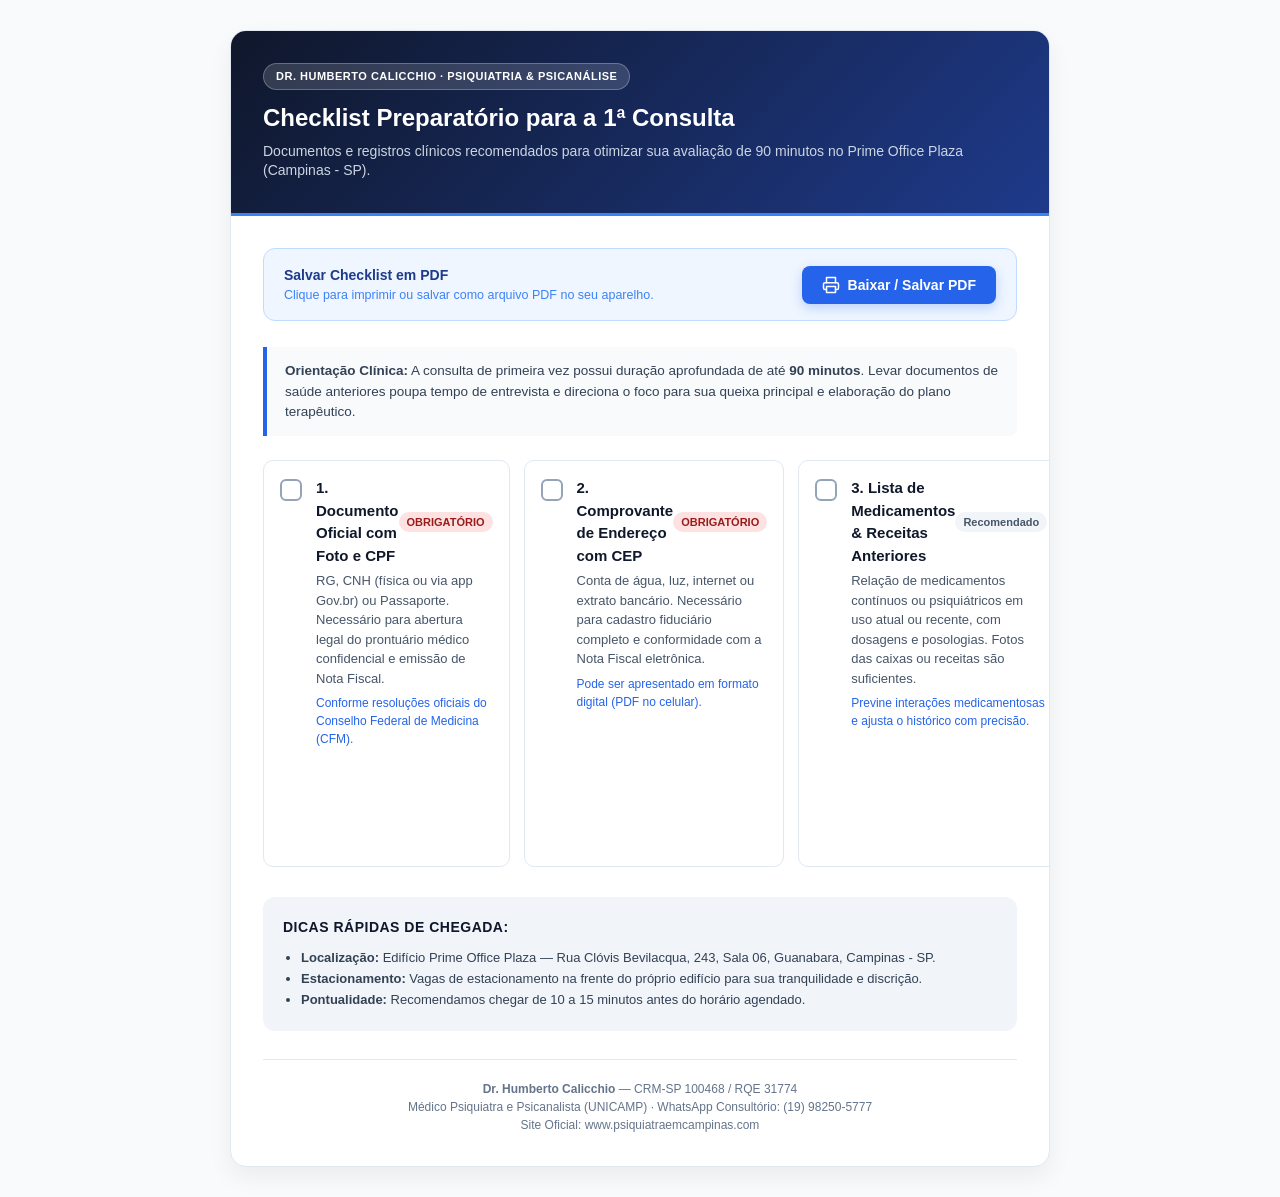
<file: checklist-consulta.html>
<!DOCTYPE html>
<html lang="pt-BR">
<head>
  <link rel="icon" href="/favicon.ico" sizes="any">
  <link rel="icon" type="image/svg+xml" href="/favicon.svg">
  <link rel="icon" type="image/png" sizes="32x32" href="/favicon-32x32.png">
  <link rel="apple-touch-icon" sizes="180x180" href="/apple-touch-icon.png">

  <meta charset="UTF-8">
  <meta name="viewport" content="width=device-width, initial-scale=1.0">
  <title>Checklist de Documentos — Dr. Humberto Calicchio</title>
  <style>
    @media print {
      body { -webkit-print-color-adjust: exact; print-color-adjust: exact; }
      .no-print { display: none !important; }
      .page-break { page-break-before: always; }
    }
    * { box-sizing: border-box; margin: 0; padding: 0; font-family: -apple-system, BlinkMacSystemFont, "Segoe UI", Roboto, Helvetica, Arial, sans-serif; }
    body { background-color: #f8fafc; color: #1e293b; padding: 30px 20px; line-height: 1.5; }
    .container { max-width: 820px; margin: 0 auto; background: #ffffff; border-radius: 16px; box-shadow: 0 10px 25px rgba(0,0,0,0.06); overflow: hidden; border: 1px solid #e2e8f0; }
    
    /* Header */
    .header { background: linear-gradient(135deg, #0f172a 0%, #1e3a8a 100%); color: #ffffff; padding: 32px; border-bottom: 3px solid #3b82f6; }
    .badge { display: inline-block; background: rgba(255,255,255,0.15); border: 1px solid rgba(255,255,255,0.25); padding: 4px 12px; border-radius: 999px; font-size: 11px; font-weight: 600; text-transform: uppercase; letter-spacing: 0.5px; margin-bottom: 10px; }
    h1 { font-size: 24px; font-weight: 700; margin-bottom: 6px; }
    .subtitle { font-size: 14px; color: #cbd5e1; line-height: 1.4; }
    
    /* Content */
    .content { padding: 32px; }
    
    /* Print Bar */
    .print-bar { background: #eff6ff; border: 1px solid #bfdbfe; border-radius: 12px; padding: 16px 20px; display: flex; align-items: center; justify-content: space-between; margin-bottom: 26px; }
    .print-btn { background: #2563eb; color: #ffffff; border: none; padding: 10px 20px; border-radius: 8px; font-size: 14px; font-weight: 600; cursor: pointer; display: inline-flex; align-items: center; gap: 8px; box-shadow: 0 4px 12px rgba(37,99,235,0.25); transition: background 0.2s; }
    .print-btn:hover { background: #1d4ed8; }

    /* Notice box */
    .intro-box { background: #f8fafc; border-left: 4px solid #2563eb; padding: 14px 18px; border-radius: 0 8px 8px 0; margin-bottom: 24px; font-size: 13.5px; color: #334155; }
    
    /* Checklist Items */
    .checklist-grid { display: flex; flex-col; gap: 14px; margin-bottom: 30px; }
    .doc-item { display: flex; align-items: flex-start; gap: 14px; padding: 16px; border: 1px solid #e2e8f0; border-radius: 10px; background: #ffffff; }
    .doc-checkbox { width: 22px; height: 22px; border: 2px solid #94a3b8; border-radius: 6px; margin-top: 2px; shrink-0; display: flex; align-items: center; justify-content: center; }
    .doc-info { flex: 1; }
    .doc-header { display: flex; align-items: center; justify-content: space-between; margin-bottom: 4px; }
    .doc-title { font-weight: 700; font-size: 15px; color: #0f172a; }
    .doc-essential { background: #fee2e2; color: #991b1b; font-size: 11px; font-weight: 700; padding: 2px 8px; border-radius: 999px; text-transform: uppercase; }
    .doc-optional { background: #f1f5f9; color: #475569; font-size: 11px; font-weight: 600; padding: 2px 8px; border-radius: 999px; }
    .doc-desc { font-size: 13px; color: #475569; margin-bottom: 6px; }
    .doc-tip { font-size: 12px; color: #2563eb; font-weight: 500; }

    /* Tips for Consultation */
    .tips-section { background: #f1f5f9; border-radius: 12px; padding: 20px; margin-top: 24px; }
    .tips-title { font-size: 14px; font-weight: 700; color: #0f172a; margin-bottom: 10px; text-transform: uppercase; letter-spacing: 0.5px; }
    .tips-list { padding-left: 18px; font-size: 13px; color: #334155; line-height: 1.6; }

    /* Footer */
    .footer-doc { text-align: center; border-top: 1px solid #e2e8f0; padding-top: 20px; margin-top: 28px; font-size: 12px; color: #64748b; line-height: 1.5; }
  </style>
<script src="/_aistudio-iframe.js?v=2c34bde1"></script></head>
<body>

  <div class="container">
    <!-- Header -->
    <div class="header">
      <div class="badge">Dr. Humberto Calicchio · Psiquiatria & Psicanálise</div>
      <h1>Checklist Preparatório para a 1ª Consulta</h1>
      <p class="subtitle">Documentos e registros clínicos recomendados para otimizar sua avaliação de 90 minutos no Prime Office Plaza (Campinas - SP).</p>
    </div>

    <div class="content">
      <!-- Print to PDF Bar -->
      <div class="print-bar no-print">
        <div>
          <div style="font-weight: 700; font-size: 14px; color: #1e3a8a;">Salvar Checklist em PDF</div>
          <div style="font-size: 12.5px; color: #3b82f6;">Clique para imprimir ou salvar como arquivo PDF no seu aparelho.</div>
        </div>
        <button class="print-btn" onclick="window.print()">
          <svg width="18" height="18" viewBox="0 0 24 24" fill="none" stroke="currentColor" stroke-width="2" stroke-linecap="round" stroke-linejoin="round"><path d="M6 9V2h12v7"></path><path d="M6 18H4a2 2 0 0 1-2-2v-5a2 2 0 0 1 2-2h16a2 2 0 0 1 2 2v5a2 2 0 0 1-2 2h-2"></path><path d="M6 14h12v8H6z"></path></svg>
          Baixar / Salvar PDF
        </button>
      </div>

      <div class="intro-box">
        <strong>Orientação Clínica:</strong> A consulta de primeira vez possui duração aprofundada de até <strong>90 minutos</strong>. Levar documentos de saúde anteriores poupa tempo de entrevista e direciona o foco para sua queixa principal e elaboração do plano terapêutico.
      </div>

      <!-- Checklist Items -->
      <div class="checklist-grid">
        
        <div class="doc-item">
          <div class="doc-checkbox"></div>
          <div class="doc-info">
            <div class="doc-header">
              <span class="doc-title">1. Documento Oficial com Foto e CPF</span>
              <span class="doc-essential">Obrigatório</span>
            </div>
            <div class="doc-desc">RG, CNH (física ou via app Gov.br) ou Passaporte. Necessário para abertura legal do prontuário médico confidencial e emissão de Nota Fiscal.</div>
            <div class="doc-tip">Conforme resoluções oficiais do Conselho Federal de Medicina (CFM).</div>
          </div>
        </div>

        <div class="doc-item">
          <div class="doc-checkbox"></div>
          <div class="doc-info">
            <div class="doc-header">
              <span class="doc-title">2. Comprovante de Endereço com CEP</span>
              <span class="doc-essential">Obrigatório</span>
            </div>
            <div class="doc-desc">Conta de água, luz, internet ou extrato bancário. Necessário para cadastro fiduciário completo e conformidade com a Nota Fiscal eletrônica.</div>
            <div class="doc-tip">Pode ser apresentado em formato digital (PDF no celular).</div>
          </div>
        </div>

        <div class="doc-item">
          <div class="doc-checkbox"></div>
          <div class="doc-info">
            <div class="doc-header">
              <span class="doc-title">3. Lista de Medicamentos & Receitas Anteriores</span>
              <span class="doc-optional">Recomendado</span>
            </div>
            <div class="doc-desc">Relação de medicamentos contínuos ou psiquiátricos em uso atual ou recente, com dosagens e posologias. Fotos das caixas ou receitas são suficientes.</div>
            <div class="doc-tip">Previne interações medicamentosas e ajusta o histórico com precisão.</div>
          </div>
        </div>

        <div class="doc-item">
          <div class="doc-checkbox"></div>
          <div class="doc-info">
            <div class="doc-header">
              <span class="doc-title">4. Encaminhamentos & Laudos Médicos / Psicológicos</span>
              <span class="doc-optional">Recomendado</span>
            </div>
            <div class="doc-desc">Relatórios de psicólogos, neurologistas ou psiquiatras prévios. Especialmente útil para investigações de TEA em adultos, TDAH e psicoses.</div>
            <div class="doc-tip">Ajuda a consolidar a linha do tempo do seu acompanhamento.</div>
          </div>
        </div>

        <div class="doc-item">
          <div class="doc-checkbox"></div>
          <div class="doc-info">
            <div class="doc-header">
              <span class="doc-title">5. Exames Laboratoriais e de Imagem Recentes</span>
              <span class="doc-optional">Recomendado</span>
            </div>
            <div class="doc-desc">Hemograma, perfil tireoidiano (TSH, T4L), dosagens de vitamina D, B12, função hepática, renal ou ressonâncias/tomografias feitas nos últimos 12 meses.</div>
            <div class="doc-tip">Fundamental para descartar causas orgânicas de alterações do humor.</div>
          </div>
        </div>

        <div class="doc-item">
          <div class="doc-checkbox"></div>
          <div class="doc-info">
            <div class="doc-header">
              <span class="doc-title">6. Dados para Recibo de Reembolso do Convênio</span>
              <span class="doc-optional">Opcional</span>
            </div>
            <div class="doc-desc">Nome completo do titular do plano de saúde, CPF e operadora (Bradesco, SulAmérica, Omint, Care Plus, Unimed, etc.) para emissão do recibo padrão ANS.</div>
            <div class="doc-tip">Atendimento particular com fornecimento de documentação para reembolso.</div>
          </div>
        </div>

      </div>

      <!-- Preparation Tips -->
      <div class="tips-section">
        <div class="tips-title">Dicas Rápidas de Chegada:</div>
        <ul class="tips-list">
          <li><strong>Localização:</strong> Edifício Prime Office Plaza — Rua Clóvis Bevilacqua, 243, Sala 06, Guanabara, Campinas - SP.</li>
          <li><strong>Estacionamento:</strong> Vagas de estacionamento na frente do próprio edifício para sua tranquilidade e discrição.</li>
          <li><strong>Pontualidade:</strong> Recomendamos chegar de 10 a 15 minutos antes do horário agendado.</li>
        </ul>
      </div>

      <!-- Footer -->
      <div class="footer-doc">
        <strong>Dr. Humberto Calicchio</strong> — CRM-SP 100468 / RQE 31774<br>
        Médico Psiquiatra e Psicanalista (UNICAMP) · WhatsApp Consultório: (19) 98250-5777<br>
        Site Oficial: www.psiquiatraemcampinas.com
      </div>

    </div>
  </div>

</body>
</html>
</file>
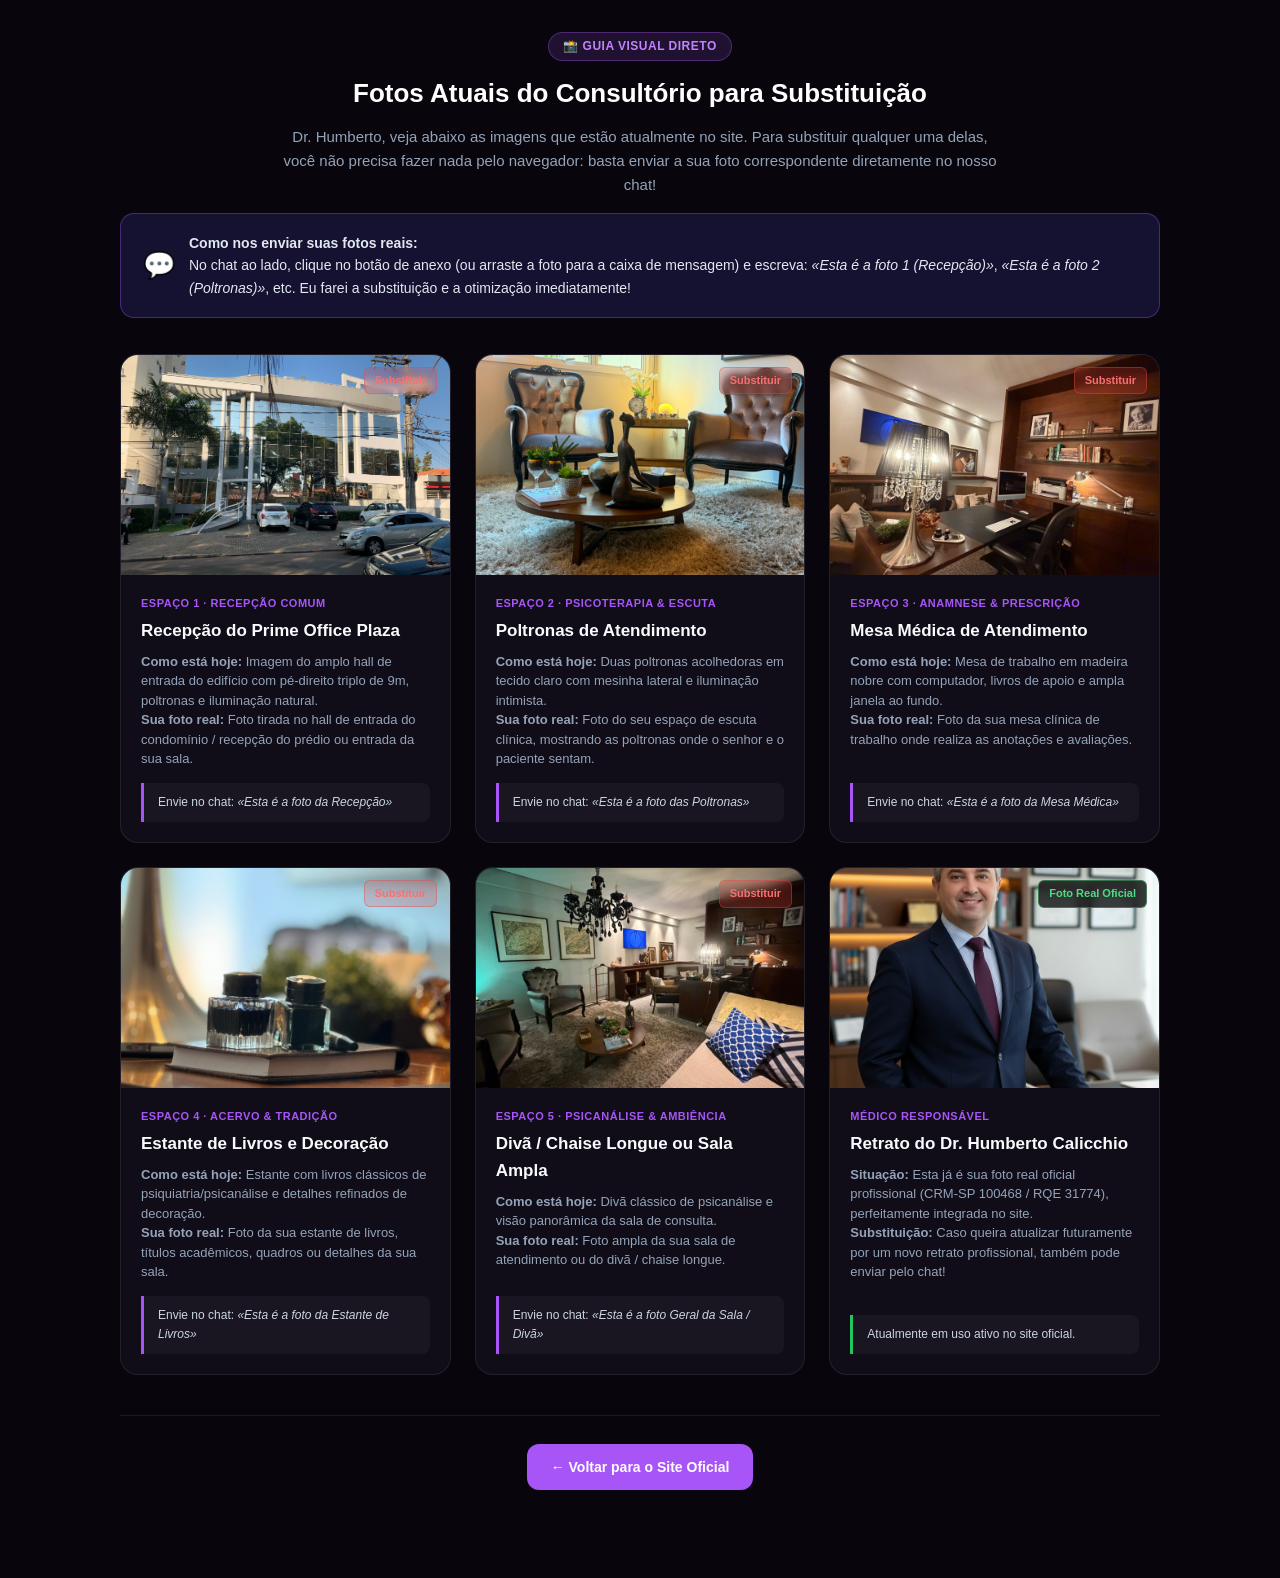
<file: fotos-atuais.html>
<!DOCTYPE html>
<html lang="pt-BR">
<head>
  <meta charset="UTF-8">
  <meta name="viewport" content="width=device-width, initial-scale=1.0">
  <title>Fotos do Consultório para Substituição — Dr. Humberto Calicchio</title>
  <link rel="icon" type="image/svg+xml" href="/favicon.svg">
  <style>
    * { box-sizing: border-box; margin: 0; padding: 0; }
    body {
      background: #08060c;
      color: #f1f5f9;
      font-family: -apple-system, BlinkMacSystemFont, "Segoe UI", Roboto, Helvetica, Arial, sans-serif;
      padding: 32px 16px 60px 16px;
      line-height: 1.6;
    }
    .container {
      max-width: 1040px;
      margin: 0 auto;
    }
    header {
      text-align: center;
      margin-bottom: 36px;
    }
    .badge {
      display: inline-block;
      background: rgba(168, 85, 247, 0.15);
      border: 1px solid rgba(168, 85, 247, 0.35);
      color: #c084fc;
      padding: 4px 14px;
      border-radius: 9999px;
      font-size: 12px;
      font-weight: 600;
      letter-spacing: 0.5px;
      margin-bottom: 12px;
      text-transform: uppercase;
    }
    h1 {
      font-size: 26px;
      font-weight: 700;
      color: #ffffff;
      margin-bottom: 10px;
    }
    p.subtitle {
      color: #94a3b8;
      font-size: 15px;
      max-width: 720px;
      margin: 0 auto 16px auto;
    }
    .callout {
      background: rgba(30, 27, 75, 0.6);
      border: 1px solid rgba(168, 85, 247, 0.35);
      border-radius: 14px;
      padding: 18px 22px;
      margin-bottom: 32px;
      color: #e2e8f0;
      font-size: 14px;
      display: flex;
      align-items: center;
      gap: 14px;
    }
    .grid {
      display: grid;
      grid-template-columns: repeat(auto-fit, minmax(320px, 1fr));
      gap: 24px;
      margin-bottom: 40px;
    }
    .card {
      background: rgba(18, 16, 28, 0.85);
      border: 1px solid rgba(255, 255, 255, 0.08);
      border-radius: 18px;
      overflow: hidden;
      transition: all 0.25s ease;
      display: flex;
      flex-direction: column;
    }
    .card:hover {
      border-color: rgba(168, 85, 247, 0.4);
      transform: translateY(-2px);
      box-shadow: 0 12px 35px rgba(0, 0, 0, 0.5);
    }
    .img-wrapper {
      position: relative;
      width: 100%;
      height: 220px;
      background: #0d0c14;
      overflow: hidden;
    }
    .img-wrapper img {
      width: 100%;
      height: 100%;
      object-fit: cover;
      display: block;
    }
    .tag {
      position: absolute;
      top: 12px;
      right: 12px;
      background: rgba(0, 0, 0, 0.75);
      backdrop-filter: blur(4px);
      padding: 4px 10px;
      border-radius: 6px;
      font-size: 11px;
      font-weight: 600;
      color: #38bdf8;
      border: 1px solid rgba(56, 189, 248, 0.3);
    }
    .tag.replace {
      background: rgba(239, 68, 68, 0.2);
      color: #f87171;
      border-color: rgba(239, 68, 68, 0.4);
    }
    .card-body {
      padding: 20px;
      flex: 1;
      display: flex;
      flex-direction: column;
      justify-content: space-between;
    }
    .card-num {
      font-size: 11px;
      font-weight: 700;
      color: #a855f7;
      text-transform: uppercase;
      letter-spacing: 0.5px;
      margin-bottom: 4px;
    }
    .card-title {
      font-size: 17px;
      font-weight: 600;
      color: #f8fafc;
      margin-bottom: 8px;
    }
    .card-desc {
      font-size: 13px;
      color: #94a3b8;
      margin-bottom: 14px;
      line-height: 1.5;
    }
    .card-instruction {
      background: rgba(255, 255, 255, 0.04);
      border-left: 3px solid #a855f7;
      padding: 10px 14px;
      border-radius: 0 8px 8px 0;
      font-size: 12px;
      color: #cbd5e1;
    }
    .footer-actions {
      text-align: center;
      padding: 28px 0;
      border-top: 1px solid rgba(255, 255, 255, 0.08);
    }
    .btn {
      display: inline-flex;
      align-items: center;
      gap: 8px;
      padding: 12px 24px;
      border-radius: 12px;
      font-size: 14px;
      font-weight: 600;
      text-decoration: none;
      transition: all 0.2s ease;
      background: #a855f7;
      color: #ffffff;
    }
    .btn:hover {
      background: #9333ea;
    }
  </style>
</head>
<body>
  <div class="container">
    <header>
      <div class="badge">📸 Guia Visual Direto</div>
      <h1>Fotos Atuais do Consultório para Substituição</h1>
      <p class="subtitle">
        Dr. Humberto, veja abaixo as imagens que estão atualmente no site. Para substituir qualquer uma delas, você não precisa fazer nada pelo navegador: basta enviar a sua foto correspondente diretamente no nosso chat!
      </p>
      <div class="callout">
        <span style="font-size: 26px;">💬</span>
        <div style="text-align: left;">
          <strong>Como nos enviar suas fotos reais:</strong><br />
          No chat ao lado, clique no botão de anexo (ou arraste a foto para a caixa de mensagem) e escreva: <em>«Esta é a foto 1 (Recepção)»</em>, <em>«Esta é a foto 2 (Poltronas)»</em>, etc. Eu farei a substituição e a otimização imediatamente!
        </div>
      </div>
    </header>

    <div class="grid">

      <!-- Foto 1 -->
      <div class="card">
        <div class="img-wrapper">
          <span class="tag replace">Substituir</span>
          <img src="/assets/recepcao-pe-direito-triplo.jpg?v=1791766973709" alt="Recepção e Hall Nobre">
        </div>
        <div class="card-body">
          <div>
            <div class="card-num">Espaço 1 · Recepção Comum</div>
            <h2 class="card-title">Recepção do Prime Office Plaza</h2>
            <p class="card-desc">
              <strong>Como está hoje:</strong> Imagem do amplo hall de entrada do edifício com pé-direito triplo de 9m, poltronas e iluminação natural.<br />
              <strong>Sua foto real:</strong> Foto tirada no hall de entrada do condomínio / recepção do prédio ou entrada da sua sala.
            </p>
          </div>
          <div class="card-instruction">
            Envie no chat: <em>«Esta é a foto da Recepção»</em>
          </div>
        </div>
      </div>

      <!-- Foto 2 -->
      <div class="card">
        <div class="img-wrapper">
          <span class="tag replace">Substituir</span>
          <img src="/assets/consultorio/dr-humberto-foto-2-poltronas-escuta.jpg?v=real-100percent-20261012" alt="Poltronas de Atendimento">
        </div>
        <div class="card-body">
          <div>
            <div class="card-num">Espaço 2 · Psicoterapia & Escuta</div>
            <h2 class="card-title">Poltronas de Atendimento</h2>
            <p class="card-desc">
              <strong>Como está hoje:</strong> Duas poltronas acolhedoras em tecido claro com mesinha lateral e iluminação intimista.<br />
              <strong>Sua foto real:</strong> Foto do seu espaço de escuta clínica, mostrando as poltronas onde o senhor e o paciente sentam.
            </p>
          </div>
          <div class="card-instruction">
            Envie no chat: <em>«Esta é a foto das Poltronas»</em>
          </div>
        </div>
      </div>

      <!-- Foto 3 -->
      <div class="card">
        <div class="img-wrapper">
          <span class="tag replace">Substituir</span>
          <img src="/assets/consultorio/dr-humberto-foto-3-mesa-atendimento.jpg?v=real-100percent-20261012" alt="Mesa Médica">
        </div>
        <div class="card-body">
          <div>
            <div class="card-num">Espaço 3 · Anamnese & Prescrição</div>
            <h2 class="card-title">Mesa Médica de Atendimento</h2>
            <p class="card-desc">
              <strong>Como está hoje:</strong> Mesa de trabalho em madeira nobre com computador, livros de apoio e ampla janela ao fundo.<br />
              <strong>Sua foto real:</strong> Foto da sua mesa clínica de trabalho onde realiza as anotações e avaliações.
            </p>
          </div>
          <div class="card-instruction">
            Envie no chat: <em>«Esta é a foto da Mesa Médica»</em>
          </div>
        </div>
      </div>

      <!-- Foto 4 -->
      <div class="card">
        <div class="img-wrapper">
          <span class="tag replace">Substituir</span>
          <img src="/assets/consultorio/dr-humberto-foto-5-biblioteca-estudos.jpg?v=real-100percent-20261012" alt="Estante de Livros">
        </div>
        <div class="card-body">
          <div>
            <div class="card-num">Espaço 4 · Acervo & Tradição</div>
            <h2 class="card-title">Estante de Livros e Decoração</h2>
            <p class="card-desc">
              <strong>Como está hoje:</strong> Estante com livros clássicos de psiquiatria/psicanálise e detalhes refinados de decoração.<br />
              <strong>Sua foto real:</strong> Foto da sua estante de livros, títulos acadêmicos, quadros ou detalhes da sua sala.
            </p>
          </div>
          <div class="card-instruction">
            Envie no chat: <em>«Esta é a foto da Estante de Livros»</em>
          </div>
        </div>
      </div>

      <!-- Foto 5 -->
      <div class="card">
        <div class="img-wrapper">
          <span class="tag replace">Substituir</span>
          <img src="/assets/consultorio/dr-humberto-foto-4-ambiente-clinico.jpg?v=real-100percent-20261012" alt="Divã / Chaise Longue">
        </div>
        <div class="card-body">
          <div>
            <div class="card-num">Espaço 5 · Psicanálise & Ambiência</div>
            <h2 class="card-title">Divã / Chaise Longue ou Sala Ampla</h2>
            <p class="card-desc">
              <strong>Como está hoje:</strong> Divã clássico de psicanálise e visão panorâmica da sala de consulta.<br />
              <strong>Sua foto real:</strong> Foto ampla da sua sala de atendimento ou do divã / chaise longue.
            </p>
          </div>
          <div class="card-instruction">
            Envie no chat: <em>«Esta é a foto Geral da Sala / Divã»</em>
          </div>
        </div>
      </div>

      <!-- Foto 6 -->
      <div class="card">
        <div class="img-wrapper">
          <span class="tag" style="color: #4ade80; border-color: rgba(74, 222, 128, 0.4);">Foto Real Oficial</span>
          <img src="/assets/dr-humberto-calicchio.jpeg?v=1791766973709" alt="Dr. Humberto Calicchio">
        </div>
        <div class="card-body">
          <div>
            <div class="card-num">Médico Responsável</div>
            <h2 class="card-title">Retrato do Dr. Humberto Calicchio</h2>
            <p class="card-desc">
              <strong>Situação:</strong> Esta já é sua foto real oficial profissional (CRM-SP 100468 / RQE 31774), perfeitamente integrada no site.<br />
              <strong>Substituição:</strong> Caso queira atualizar futuramente por um novo retrato profissional, também pode enviar pelo chat!
            </p>
          </div>
          <div class="card-instruction" style="border-left-color: #22c55e;">
            Atualmente em uso ativo no site oficial.
          </div>
        </div>
      </div>

    </div>

    <div class="footer-actions">
      <a href="/" class="btn">← Voltar para o Site Oficial</a>
    </div>
  </div>
</body>
</html>
</file>
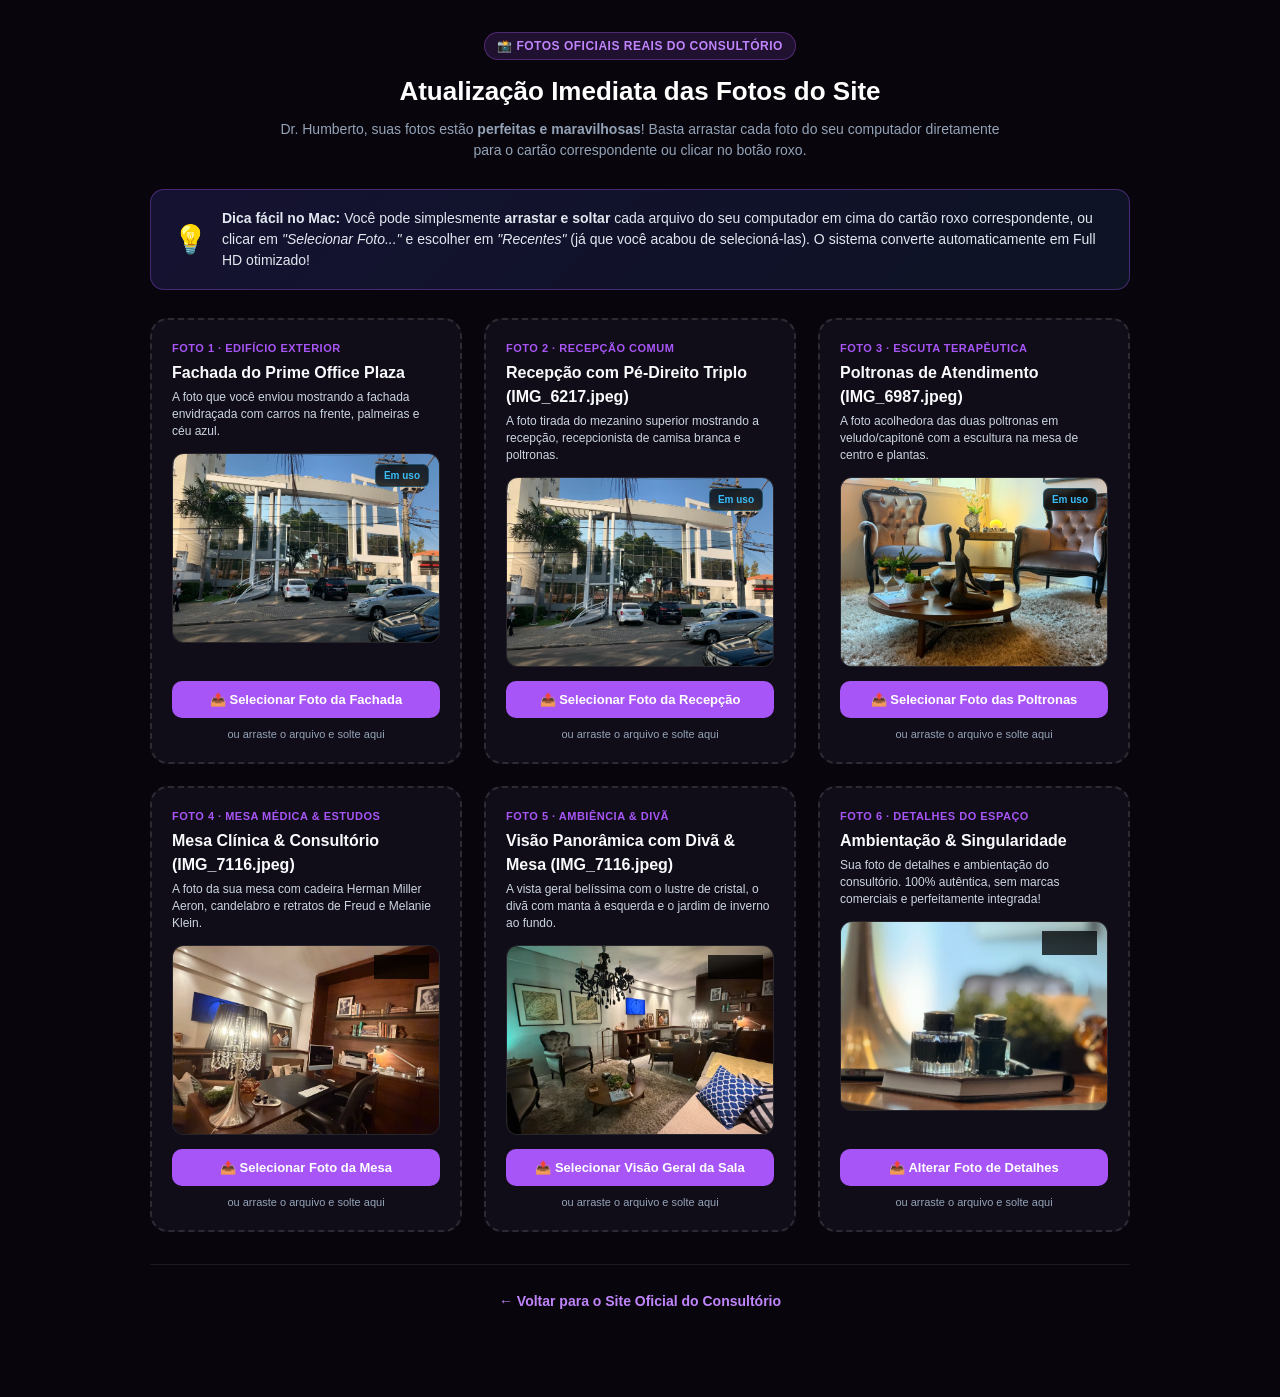
<file: upload-fotos.html>
<!DOCTYPE html>
<html lang="pt-BR">
<head>
  <meta charset="UTF-8">
  <meta name="viewport" content="width=device-width, initial-scale=1.0">
  <title>Upload das Fotos Oficiais — Dr. Humberto Calicchio</title>
  <link rel="icon" type="image/svg+xml" href="/favicon.svg">
  <style>
    * { box-sizing: border-box; margin: 0; padding: 0; }
    body {
      background: #08060c;
      color: #f1f5f9;
      font-family: -apple-system, BlinkMacSystemFont, "Segoe UI", Roboto, Helvetica, Arial, sans-serif;
      padding: 32px 16px 60px 16px;
      line-height: 1.5;
    }
    .container {
      max-width: 980px;
      margin: 0 auto;
    }
    header {
      text-align: center;
      margin-bottom: 28px;
    }
    .badge {
      display: inline-block;
      background: rgba(168, 85, 247, 0.15);
      border: 1px solid rgba(168, 85, 247, 0.35);
      color: #c084fc;
      padding: 4px 12px;
      border-radius: 9999px;
      font-size: 12px;
      font-weight: 600;
      letter-spacing: 0.5px;
      margin-bottom: 12px;
      text-transform: uppercase;
    }
    h1 {
      font-size: 26px;
      font-weight: 700;
      color: #ffffff;
      margin-bottom: 8px;
    }
    p.subtitle {
      color: #94a3b8;
      font-size: 14px;
      max-width: 720px;
      margin: 0 auto 16px auto;
    }
    .instruction-box {
      background: linear-gradient(135deg, rgba(30, 27, 75, 0.6) 0%, rgba(15, 23, 42, 0.8) 100%);
      border: 1px solid rgba(168, 85, 247, 0.35);
      border-radius: 14px;
      padding: 18px 22px;
      margin-bottom: 28px;
      font-size: 14px;
      color: #e2e8f0;
      display: flex;
      align-items: center;
      gap: 14px;
    }
    .slots-grid {
      display: grid;
      grid-template-columns: repeat(auto-fit, minmax(290px, 1fr));
      gap: 22px;
      margin-bottom: 32px;
    }
    .slot-card {
      background: rgba(18, 16, 28, 0.85);
      border: 2px dashed rgba(255, 255, 255, 0.12);
      border-radius: 18px;
      padding: 20px;
      display: flex;
      flex-direction: column;
      justify-content: space-between;
      transition: all 0.2s ease;
      position: relative;
    }
    .slot-card:hover {
      border-color: rgba(168, 85, 247, 0.5);
      background: rgba(22, 19, 36, 0.95);
    }
    .slot-card.drag-over {
      border-color: #a855f7 !important;
      background: rgba(168, 85, 247, 0.15) !important;
      transform: scale(1.02);
    }
    .slot-header {
      margin-bottom: 12px;
    }
    .slot-num {
      font-size: 11px;
      font-weight: 700;
      color: #a855f7;
      text-transform: uppercase;
      letter-spacing: 0.5px;
      margin-bottom: 4px;
    }
    .slot-title {
      font-size: 16px;
      font-weight: 600;
      color: #f8fafc;
      margin-bottom: 4px;
    }
    .slot-desc {
      font-size: 12px;
      color: #cbd5e1;
      line-height: 1.45;
    }
    .preview-box {
      width: 100%;
      height: 190px;
      border-radius: 12px;
      background: #0d0c14;
      border: 1px solid rgba(255, 255, 255, 0.1);
      display: flex;
      align-items: center;
      justify-content: center;
      overflow: hidden;
      margin-bottom: 14px;
      position: relative;
    }
    .preview-box img {
      width: 100%;
      height: 100%;
      object-fit: cover;
    }
    .current-badge {
      position: absolute;
      top: 10px;
      right: 10px;
      background: rgba(0, 0, 0, 0.75);
      backdrop-filter: blur(4px);
      padding: 3px 8px;
      border-radius: 6px;
      font-size: 10px;
      color: #38bdf8;
      font-weight: 600;
      border: 1px solid rgba(56, 189, 248, 0.3);
    }
    .current-badge.updated {
      color: #4ade80;
      border-color: rgba(74, 222, 128, 0.4);
    }
    .file-input {
      display: none;
    }
    .upload-btn {
      display: inline-flex;
      align-items: center;
      justify-content: center;
      gap: 8px;
      width: 100%;
      padding: 11px 14px;
      border-radius: 10px;
      background: #a855f7;
      color: #ffffff;
      font-size: 13px;
      font-weight: 600;
      border: none;
      cursor: pointer;
      transition: background 0.15s ease;
      text-align: center;
    }
    .upload-btn:hover {
      background: #9333ea;
    }
    .upload-btn:disabled {
      opacity: 0.6;
      cursor: not-allowed;
    }
    .drag-hint {
      text-align: center;
      font-size: 11px;
      color: #94a3b8;
      margin-top: 8px;
    }
    .toast {
      position: fixed;
      bottom: 24px;
      right: 24px;
      background: #16a34a;
      color: #ffffff;
      padding: 14px 22px;
      border-radius: 12px;
      font-size: 14px;
      font-weight: 600;
      box-shadow: 0 10px 30px rgba(0,0,0,0.5);
      display: none;
      z-index: 1000;
    }
    .actions-bar {
      text-align: center;
      padding: 24px 0;
      border-top: 1px solid rgba(255, 255, 255, 0.08);
    }
    .return-link {
      display: inline-flex;
      align-items: center;
      gap: 6px;
      color: #c084fc;
      text-decoration: none;
      font-size: 14px;
      font-weight: 600;
    }
    .return-link:hover {
      text-decoration: underline;
    }
  </style>
</head>
<body>
  <div class="container">
    <header>
      <div class="badge">📸 Fotos Oficiais Reais do Consultório</div>
      <h1>Atualização Imediata das Fotos do Site</h1>
      <p class="subtitle">
        Dr. Humberto, suas fotos estão <strong>perfeitas e maravilhosas</strong>! Basta arrastar cada foto do seu computador diretamente para o cartão correspondente ou clicar no botão roxo.
      </p>
    </header>

    <div class="instruction-box">
      <span style="font-size: 28px;">💡</span>
      <div>
        <strong>Dica fácil no Mac:</strong> Você pode simplesmente <strong>arrastar e soltar</strong> cada arquivo do seu computador em cima do cartão roxo correspondente, ou clicar em <em>"Selecionar Foto..."</em> e escolher em <em>"Recentes"</em> (já que você acabou de selecioná-las). O sistema converte automaticamente em Full HD otimizado!
      </div>
    </div>

    <div class="slots-grid">

      <!-- Slot 1: Fachada & Edifício -->
      <div class="slot-card" id="card-slot-fachada"
           ondragover="handleDragOver(event, 'fachada')"
           ondragleave="handleDragLeave(event, 'fachada')"
           ondrop="handleDrop(event, 'fachada')">
        <div>
          <div class="slot-header">
            <div class="slot-num">Foto 1 · Edifício Exterior</div>
            <div class="slot-title">Fachada do Prime Office Plaza</div>
            <div class="slot-desc">A foto que você enviou mostrando a fachada envidraçada com carros na frente, palmeiras e céu azul.</div>
          </div>
          <div class="preview-box">
            <span class="current-badge" id="badge-fachada">Em uso</span>
            <img id="img-fachada" src="/assets/consultorio/dr-humberto-foto-1-fachada-prime.webp?v=real-100percent-20261012" onerror="this.src='/assets/recepcao-pe-direito-triplo.webp';">
          </div>
        </div>
        <div>
          <input type="file" accept="image/jpeg,image/png,image/webp,image/heic" id="file-fachada" class="file-input" onchange="uploadPhoto('fachada')">
          <button class="upload-btn" onclick="document.getElementById('file-fachada').click()" id="btn-fachada">
            📤 Selecionar Foto da Fachada
          </button>
          <div class="drag-hint">ou arraste o arquivo e solte aqui</div>
        </div>
      </div>

      <!-- Slot 2: Hall & Recepção Nobre -->
      <div class="slot-card" id="card-slot-recepcao"
           ondragover="handleDragOver(event, 'recepcao')"
           ondragleave="handleDragLeave(event, 'recepcao')"
           ondrop="handleDrop(event, 'recepcao')">
        <div>
          <div class="slot-header">
            <div class="slot-num">Foto 2 · Recepção Comum</div>
            <div class="slot-title">Recepção com Pé-Direito Triplo (IMG_6217.jpeg)</div>
            <div class="slot-desc">A foto tirada do mezanino superior mostrando a recepção, recepcionista de camisa branca e poltronas.</div>
          </div>
          <div class="preview-box">
            <span class="current-badge" id="badge-recepcao">Em uso</span>
            <img id="img-recepcao" src="/assets/recepcao-pe-direito-triplo.webp?v=real-1791770878">
          </div>
        </div>
        <div>
          <input type="file" accept="image/jpeg,image/png,image/webp,image/heic" id="file-recepcao" class="file-input" onchange="uploadPhoto('recepcao')">
          <button class="upload-btn" onclick="document.getElementById('file-recepcao').click()" id="btn-recepcao">
            📤 Selecionar Foto da Recepção
          </button>
          <div class="drag-hint">ou arraste o arquivo e solte aqui</div>
        </div>
      </div>

      <!-- Slot 3: Escuta & Poltronas de Conversa -->
      <div class="slot-card" id="card-slot-poltronas"
           ondragover="handleDragOver(event, 'poltronas')"
           ondragleave="handleDragLeave(event, 'poltronas')"
           ondrop="handleDrop(event, 'poltronas')">
        <div>
          <div class="slot-header">
            <div class="slot-num">Foto 3 · Escuta Terapêutica</div>
            <div class="slot-title">Poltronas de Atendimento (IMG_6987.jpeg)</div>
            <div class="slot-desc">A foto acolhedora das duas poltronas em veludo/capitonê com a escultura na mesa de centro e plantas.</div>
          </div>
          <div class="preview-box">
            <span class="current-badge" id="badge-poltronas">Em uso</span>
            <img id="img-poltronas" src="/assets/consultorio/dr-humberto-foto-2-poltronas-escuta.webp?v=real-100percent-20261012">
          </div>
        </div>
        <div>
          <input type="file" accept="image/jpeg,image/png,image/webp,image/heic" id="file-poltronas" class="file-input" onchange="uploadPhoto('poltronas')">
          <button class="upload-btn" onclick="document.getElementById('file-poltronas').click()" id="btn-poltronas">
            📤 Selecionar Foto das Poltronas
          </button>
          <div class="drag-hint">ou arraste o arquivo e solte aqui</div>
        </div>
      </div>

      <!-- Slot 4: Consultório & Mesa Clínica -->
      <div class="slot-card" id="card-slot-mesa"
           ondragover="handleDragOver(event, 'mesa')"
           ondragleave="handleDragLeave(event, 'mesa')"
           ondrop="handleDrop(event, 'mesa')">
        <div>
          <div class="slot-header">
            <div class="slot-num">Foto 4 · Mesa Médica & Estudos</div>
            <div class="slot-title">Mesa Clínica & Consultório (IMG_7116.jpeg)</div>
            <div class="slot-desc">A foto da sua mesa com cadeira Herman Miller Aeron, candelabro e retratos de Freud e Melanie Klein.</div>
          </div>
          <div class="preview-box">
            <span class="current-badge" id="badge-mesa">Em uso</span>
            <img id="img-mesa" src="/assets/consultorio/dr-humberto-foto-3-mesa-atendimento.webp?v=real-100percent-20261012">
          </div>
        </div>
        <div>
          <input type="file" accept="image/jpeg,image/png,image/webp,image/heic" id="file-mesa" class="file-input" onchange="uploadPhoto('mesa')">
          <button class="upload-btn" onclick="document.getElementById('file-mesa').click()" id="btn-mesa">
            📤 Selecionar Foto da Mesa
          </button>
          <div class="drag-hint">ou arraste o arquivo e solte aqui</div>
        </div>
      </div>

      <!-- Slot 5: Ambiente Geral / Visão Ampla -->
      <div class="slot-card" id="card-slot-ambiente"
           ondragover="handleDragOver(event, 'ambiente')"
           ondragleave="handleDragLeave(event, 'ambiente')"
           ondrop="handleDrop(event, 'ambiente')">
        <div>
          <div class="slot-header">
            <div class="slot-num">Foto 5 · Ambiência & Divã</div>
            <div class="slot-title">Visão Panorâmica com Divã & Mesa (IMG_7116.jpeg)</div>
            <div class="slot-desc">A vista geral belíssima com o lustre de cristal, o divã com manta à esquerda e o jardim de inverno ao fundo.</div>
          </div>
          <div class="preview-box">
            <span class="current-badge" id="badge-ambiente">Em uso</span>
            <img id="img-ambiente" src="/assets/consultorio/dr-humberto-foto-4-ambiente-clinico.webp?v=real-100percent-20261012">
          </div>
        </div>
        <div>
          <input type="file" accept="image/jpeg,image/png,image/webp,image/heic" id="file-ambiente" class="file-input" onchange="uploadPhoto('ambiente')">
          <button class="upload-btn" onclick="document.getElementById('file-ambiente').click()" id="btn-ambiente">
            📤 Selecionar Visão Geral da Sala
          </button>
          <div class="drag-hint">ou arraste o arquivo e solte aqui</div>
        </div>
      </div>

      <!-- Slot 6: Detalhes & Ambientação do Consultório -->
      <div class="slot-card" id="card-slot-biblioteca"
           ondragover="handleDragOver(event, 'biblioteca')"
           ondragleave="handleDragLeave(event, 'biblioteca')"
           ondrop="handleDrop(event, 'biblioteca')">
        <div>
          <div class="slot-header">
            <div class="slot-num">Foto 6 · Detalhes do Espaço</div>
            <div class="slot-title">Ambientação & Singularidade</div>
            <div class="slot-desc">Sua foto de detalhes e ambientação do consultório. 100% autêntica, sem marcas comerciais e perfeitamente integrada!</div>
          </div>
          <div class="preview-box">
            <span class="current-badge" id="badge-biblioteca">Em uso</span>
            <img id="img-biblioteca" src="/assets/consultorio/dr-humberto-foto-5-biblioteca-estudos.webp?v=real-100percent-20261012">
          </div>
        </div>
        <div>
          <input type="file" accept="image/jpeg,image/png,image/webp,image/heic" id="file-biblioteca" class="file-input" onchange="uploadPhoto('biblioteca')">
          <button class="upload-btn" onclick="document.getElementById('file-biblioteca').click()" id="btn-biblioteca">
            📤 Alterar Foto de Detalhes
          </button>
          <div class="drag-hint">ou arraste o arquivo e solte aqui</div>
        </div>
      </div>

    </div>

    <div class="actions-bar">
      <a href="/" class="return-link">← Voltar para o Site Oficial do Consultório</a>
    </div>
  </div>

  <div id="toast" class="toast">Foto atualizada com sucesso!</div>

  <script>
    function showToast(msg, isError = false) {
      const toast = document.getElementById('toast');
      toast.textContent = msg;
      toast.style.background = isError ? '#ef4444' : '#16a34a';
      toast.style.display = 'block';
      setTimeout(() => {
        toast.style.display = 'none';
      }, 4000);
    }

    function handleDragOver(e, slot) {
      e.preventDefault();
      e.stopPropagation();
      const card = document.getElementById('card-slot-' + slot);
      if (card) card.classList.add('drag-over');
    }

    function handleDragLeave(e, slot) {
      e.preventDefault();
      e.stopPropagation();
      const card = document.getElementById('card-slot-' + slot);
      if (card) card.classList.remove('drag-over');
    }

    function handleDrop(e, slot) {
      e.preventDefault();
      e.stopPropagation();
      const card = document.getElementById('card-slot-' + slot);
      if (card) card.classList.remove('drag-over');
      if (e.dataTransfer && e.dataTransfer.files && e.dataTransfer.files.length > 0) {
        processAndUploadFile(slot, e.dataTransfer.files[0]);
      }
    }

    function uploadPhoto(slot) {
      const input = document.getElementById('file-' + slot);
      if (!input.files || input.files.length === 0) return;
      processAndUploadFile(slot, input.files[0]);
    }

    function processAndUploadFile(slot, file) {
      const btn = document.getElementById('btn-' + slot);
      const originalText = btn.innerHTML;
      btn.disabled = true;
      btn.innerHTML = '⏳ Processando & Convertendo...';

      // Mostra preview instantâneo imediatamente na interface
      try {
        const localPreviewUrl = URL.createObjectURL(file);
        const img = document.getElementById('img-' + slot);
        if (img) img.src = localPreviewUrl;
      } catch (e) {}

      const reader = new FileReader();
      reader.onload = async function(e) {
        try {
          const base64Data = e.target.result;
          try {
            localStorage.setItem('dr_calicchio_custom_' + slot, base64Data);
          } catch(storageErr) {}

          const res = await fetch('/api/admin/upload-consultorio', {
            method: 'POST',
            headers: { 'Content-Type': 'application/json' },
            body: JSON.stringify({
              slot: slot,
              filename: file.name,
              dataUrl: base64Data
            })
          });

          const json = await res.json();
          if (json.success) {
            showToast('✅ Foto atualizada com sucesso no site!');
            const img = document.getElementById('img-' + slot);
            if (img) {
              img.src = json.url + '?t=' + (json.timestamp || Date.now());
            }
            const badge = document.getElementById('badge-' + slot);
            if (badge) {
              badge.textContent = '✅ Atualizada';
              badge.classList.add('updated');
            }
          } else {
            showToast('❌ Erro: ' + (json.error || 'Falha ao processar imagem'), true);
          }
        } catch (err) {
          showToast('❌ Erro de conexão com o servidor', true);
        } finally {
          btn.disabled = false;
          btn.innerHTML = originalText;
          const input = document.getElementById('file-' + slot);
          if (input) input.value = '';
        }
      };
      reader.readAsDataURL(file);
    }
  </script>
</body>
</html>
</file>
